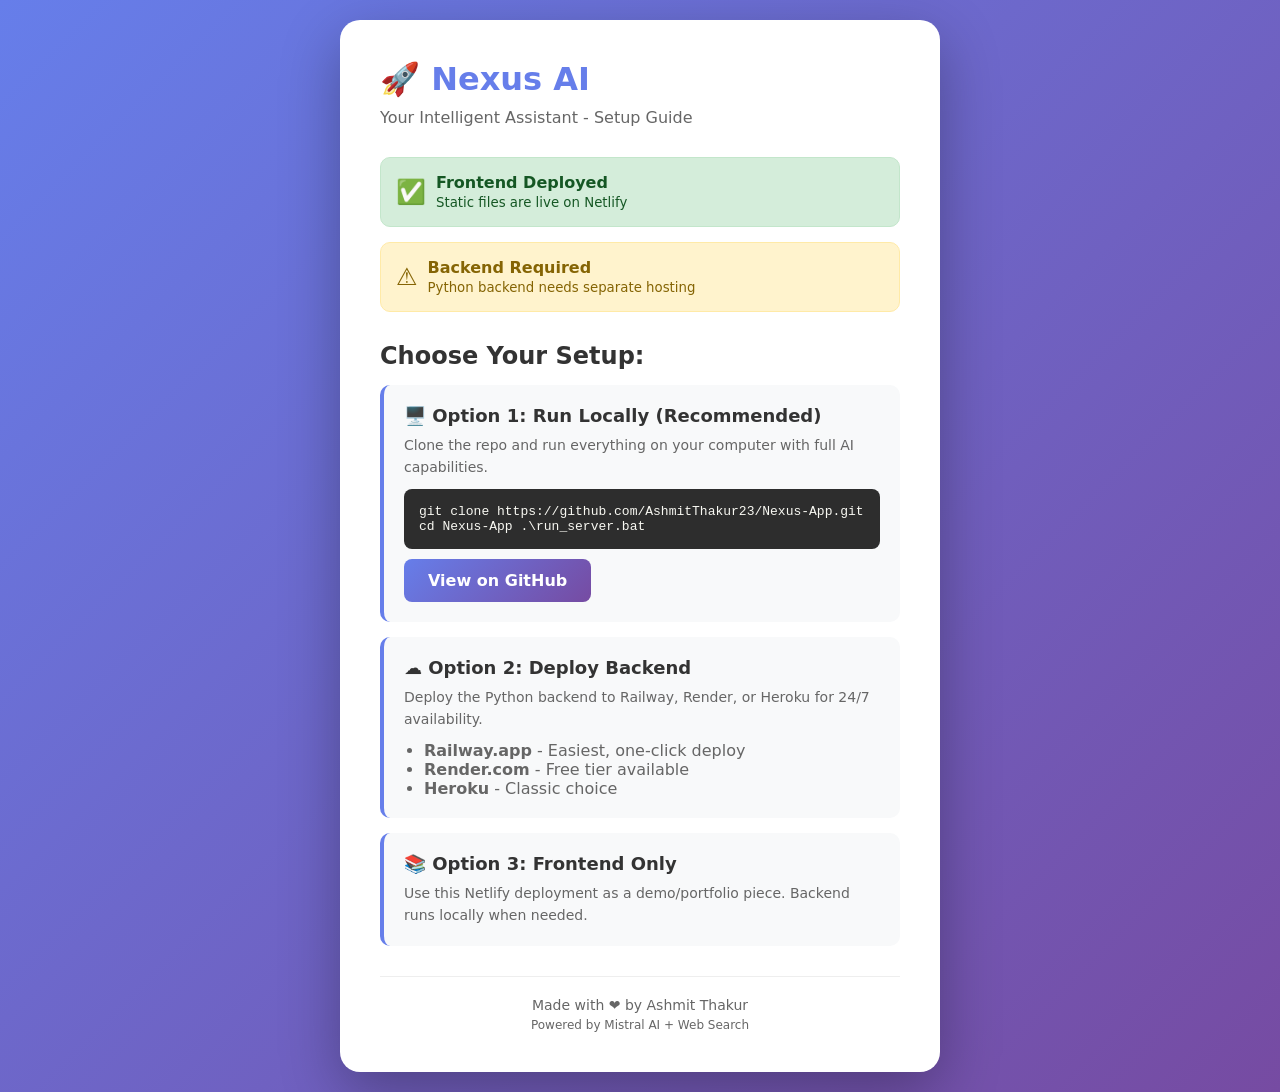
<file: frontend/setup.html>
<!DOCTYPE html>
<html lang="en">
<head>
    <meta charset="UTF-8">
    <meta name="viewport" content="width=device-width, initial-scale=1.0">
    <title>Nexus AI - Setup Required</title>
    <style>
        * {
            margin: 0;
            padding: 0;
            box-sizing: border-box;
        }
        
        body {
            font-family: -apple-system, BlinkMacSystemFont, 'Segoe UI', system-ui, sans-serif;
            background: linear-gradient(135deg, #667eea 0%, #764ba2 100%);
            min-height: 100vh;
            display: flex;
            align-items: center;
            justify-content: center;
            padding: 20px;
        }
        
        .container {
            background: white;
            border-radius: 20px;
            padding: 40px;
            max-width: 600px;
            box-shadow: 0 20px 60px rgba(0,0,0,0.3);
        }
        
        h1 {
            color: #667eea;
            font-size: 32px;
            margin-bottom: 10px;
        }
        
        .subtitle {
            color: #666;
            font-size: 16px;
            margin-bottom: 30px;
        }
        
        .status {
            display: flex;
            align-items: center;
            gap: 10px;
            padding: 15px;
            border-radius: 10px;
            margin-bottom: 15px;
        }
        
        .status.success {
            background: #d4edda;
            border: 1px solid #c3e6cb;
            color: #155724;
        }
        
        .status.warning {
            background: #fff3cd;
            border: 1px solid #ffeaa7;
            color: #856404;
        }
        
        .icon {
            font-size: 24px;
        }
        
        .options {
            margin-top: 30px;
        }
        
        .option {
            background: #f8f9fa;
            padding: 20px;
            border-radius: 10px;
            margin-bottom: 15px;
            border-left: 4px solid #667eea;
        }
        
        .option h3 {
            color: #333;
            font-size: 18px;
            margin-bottom: 8px;
        }
        
        .option p {
            color: #666;
            font-size: 14px;
            line-height: 1.6;
        }
        
        .btn {
            display: inline-block;
            background: linear-gradient(135deg, #667eea 0%, #764ba2 100%);
            color: white;
            padding: 12px 24px;
            border-radius: 8px;
            text-decoration: none;
            font-weight: 600;
            margin-top: 10px;
            transition: transform 0.2s;
        }
        
        .btn:hover {
            transform: translateY(-2px);
        }
        
        .code {
            background: #2d2d2d;
            color: #f8f8f2;
            padding: 15px;
            border-radius: 8px;
            font-family: 'Courier New', monospace;
            font-size: 13px;
            margin-top: 10px;
            overflow-x: auto;
        }
        
        .footer {
            margin-top: 30px;
            padding-top: 20px;
            border-top: 1px solid #eee;
            text-align: center;
            color: #666;
            font-size: 14px;
        }
    </style>
</head>
<body>
    <div class="container">
        <h1>🚀 Nexus AI</h1>
        <p class="subtitle">Your Intelligent Assistant - Setup Guide</p>
        
        <div class="status success">
            <span class="icon">✅</span>
            <div>
                <strong>Frontend Deployed</strong><br>
                <small>Static files are live on Netlify</small>
            </div>
        </div>
        
        <div class="status warning">
            <span class="icon">⚠️</span>
            <div>
                <strong>Backend Required</strong><br>
                <small>Python backend needs separate hosting</small>
            </div>
        </div>
        
        <div class="options">
            <h2 style="color: #333; margin-bottom: 15px;">Choose Your Setup:</h2>
            
            <div class="option">
                <h3>🖥️ Option 1: Run Locally (Recommended)</h3>
                <p>Clone the repo and run everything on your computer with full AI capabilities.</p>
                <div class="code">git clone https://github.com/AshmitThakur23/Nexus-App.git
cd Nexus-App
.\run_server.bat</div>
                <a href="https://github.com/AshmitThakur23/Nexus-App" class="btn" target="_blank">View on GitHub</a>
            </div>
            
            <div class="option">
                <h3>☁️ Option 2: Deploy Backend</h3>
                <p>Deploy the Python backend to Railway, Render, or Heroku for 24/7 availability.</p>
                <ul style="margin-left: 20px; margin-top: 10px; color: #666;">
                    <li><strong>Railway.app</strong> - Easiest, one-click deploy</li>
                    <li><strong>Render.com</strong> - Free tier available</li>
                    <li><strong>Heroku</strong> - Classic choice</li>
                </ul>
            </div>
            
            <div class="option">
                <h3>📚 Option 3: Frontend Only</h3>
                <p>Use this Netlify deployment as a demo/portfolio piece. Backend runs locally when needed.</p>
            </div>
        </div>
        
        <div class="footer">
            <p>Made with ❤️ by Ashmit Thakur</p>
            <p style="margin-top: 5px; font-size: 12px;">
                Powered by Mistral AI + Web Search
            </p>
        </div>
    </div>
</body>
</html>
</file>
